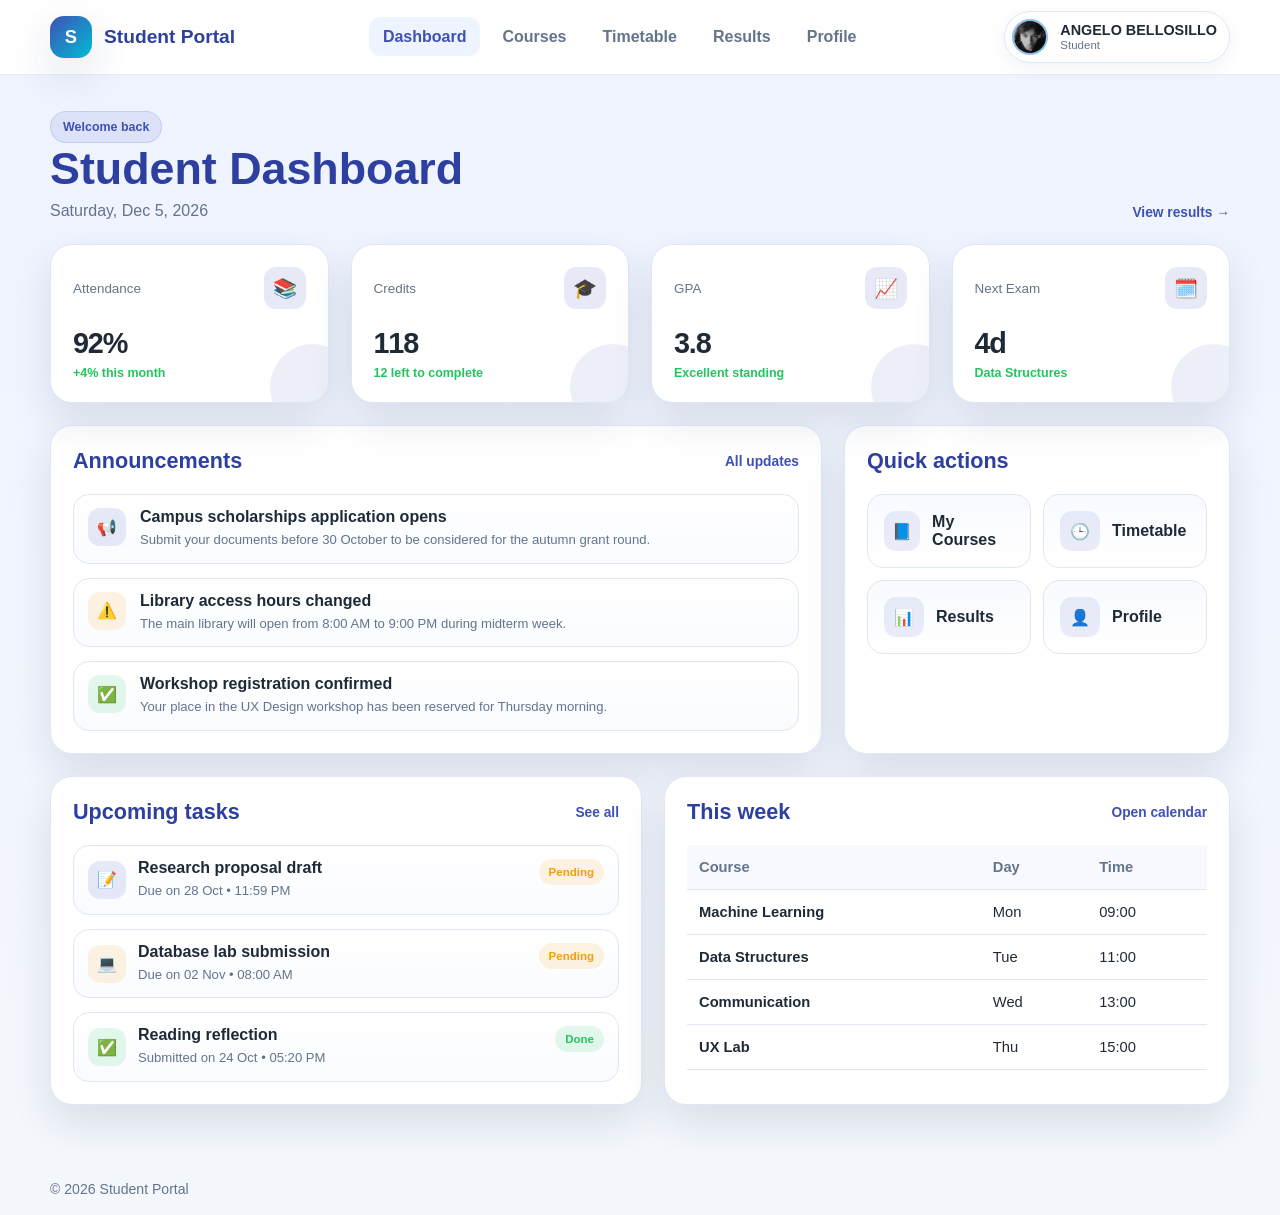
<file: index.html>
<!DOCTYPE html>
<html lang="en">
  <head>
    <meta charset="UTF-8" />
    <meta name="viewport" content="width=device-width, initial-scale=1.0" />
    <title>Student Portal | Dashboard</title>
    <link rel="stylesheet" href="style.css" />
  </head>
  <body>
    <header class="topbar">
      <div class="container navbar">
        <a href="index.html" class="brand" aria-label="Student Portal home">
          <span class="brand-mark">S</span>
          <span>Student Portal</span>
        </a>

        <button class="mobile-toggle" aria-label="Toggle navigation">☰</button>

        <nav aria-label="Main navigation">
          <ul class="nav-links">
            <li><a href="index.html" class="active">Dashboard</a></li>
            <li><a href="courses.html">Courses</a></li>
            <li><a href="timetable.html">Timetable</a></li>
            <li><a href="results.html">Results</a></li>
            <li><a href="profile.html">Profile</a></li>
          </ul>
        </nav>

        <div class="user-chip">
          <img class="avatar avatar-image" src="./Photo/image.jpg" alt="Student profile photo" />
          <div class="user-meta">
            <strong>ANGELO BELLOSILLO</strong>
            <span>Student</span>
          </div>
        </div>
      </div>
    </header>

    <main class="page-shell">
      <div class="container">
        <div class="page-header">
          <div>
            <span class="badge">Welcome back</span>
            <h1>Student Dashboard</h1>
            <p id="current-date">Loading date...</p>
          </div>
          <a href="results.html" class="link-btn">View results →</a>
        </div>

        <section class="grid grid-4">
          <article class="card stat-card">
            <div class="stat-label">
              <span>Attendance</span>
              <span class="stat-icon">📚</span>
            </div>
            <div class="stat-value">92%</div>
            <div class="stat-trend">+4% this month</div>
          </article>

          <article class="card stat-card">
            <div class="stat-label">
              <span>Credits</span>
              <span class="stat-icon">🎓</span>
            </div>
            <div class="stat-value">118</div>
            <div class="stat-trend">12 left to complete</div>
          </article>

          <article class="card stat-card">
            <div class="stat-label">
              <span>GPA</span>
              <span class="stat-icon">📈</span>
            </div>
            <div class="stat-value">3.8</div>
            <div class="stat-trend">Excellent standing</div>
          </article>

          <article class="card stat-card">
            <div class="stat-label">
              <span>Next Exam</span>
              <span class="stat-icon">🗓️</span>
            </div>
            <div class="stat-value">4d</div>
            <div class="stat-trend">Data Structures</div>
          </article>
        </section>

        <div class="overview-layout">
          <section class="card">
            <div class="panel-header">
              <h2 class="section-title">Announcements</h2>
              <a href="#" class="link-btn">All updates</a>
            </div>

            <div class="list">
              <article class="notice-item">
                <div class="notice-dot primary">📢</div>
                <div class="notice-content">
                  <h4>Campus scholarships application opens</h4>
                  <p>Submit your documents before 30 October to be considered for the autumn grant round.</p>
                </div>
              </article>

              <article class="notice-item">
                <div class="notice-dot warning">⚠️</div>
                <div class="notice-content">
                  <h4>Library access hours changed</h4>
                  <p>The main library will open from 8:00 AM to 9:00 PM during midterm week.</p>
                </div>
              </article>

              <article class="notice-item">
                <div class="notice-dot success">✅</div>
                <div class="notice-content">
                  <h4>Workshop registration confirmed</h4>
                  <p>Your place in the UX Design workshop has been reserved for Thursday morning.</p>
                </div>
              </article>
            </div>
          </section>

          <aside class="card">
            <div class="panel-header">
              <h2 class="section-title">Quick actions</h2>
            </div>
            <div class="quick-actions">
              <a href="courses.html" class="action-btn"><span class="icon">📘</span> My Courses</a>
              <a href="timetable.html" class="action-btn"><span class="icon">🕒</span> Timetable</a>
              <a href="results.html" class="action-btn"><span class="icon">📊</span> Results</a>
              <a href="profile.html" class="action-btn"><span class="icon">👤</span> Profile</a>
            </div>
          </aside>
        </div>

        <div class="overview-layout" style="margin-top: 22px;">
          <section class="card">
            <div class="panel-header">
              <h2 class="section-title">Upcoming tasks</h2>
              <a href="#" class="link-btn">See all</a>
            </div>

            <div class="list">
              <article class="task-item">
                <div class="task-detail">
                  <div class="notice-dot primary">📝</div>
                  <div>
                    <h4>Research proposal draft</h4>
                    <p>Due on 28 Oct • 11:59 PM</p>
                  </div>
                </div>
                <span class="status-pill pending">Pending</span>
              </article>

              <article class="task-item">
                <div class="task-detail">
                  <div class="notice-dot warning">💻</div>
                  <div>
                    <h4>Database lab submission</h4>
                    <p>Due on 02 Nov • 08:00 AM</p>
                  </div>
                </div>
                <span class="status-pill pending">Pending</span>
              </article>

              <article class="task-item">
                <div class="task-detail">
                  <div class="notice-dot success">✅</div>
                  <div>
                    <h4>Reading reflection</h4>
                    <p>Submitted on 24 Oct • 05:20 PM</p>
                  </div>
                </div>
                <span class="status-pill completed">Done</span>
              </article>
            </div>
          </section>

          <section class="card">
            <div class="panel-header">
              <h2 class="section-title">This week</h2>
              <a href="timetable.html" class="link-btn">Open calendar</a>
            </div>

            <div class="table-wrap">
              <table>
                <thead>
                  <tr>
                    <th>Course</th>
                    <th>Day</th>
                    <th>Time</th>
                  </tr>
                </thead>
                <tbody>
                  <tr>
                    <td><strong>Machine Learning</strong></td>
                    <td>Mon</td>
                    <td>09:00</td>
                  </tr>
                  <tr>
                    <td><strong>Data Structures</strong></td>
                    <td>Tue</td>
                    <td>11:00</td>
                  </tr>
                  <tr>
                    <td><strong>Communication</strong></td>
                    <td>Wed</td>
                    <td>13:00</td>
                  </tr>
                  <tr>
                    <td><strong>UX Lab</strong></td>
                    <td>Thu</td>
                    <td>15:00</td>
                  </tr>
                </tbody>
              </table>
            </div>
          </section>
        </div>
      </div>
    </main>

    <footer class="footer">
      <div class="container">© 2026 Student Portal</div>
    </footer>

    <script src="script.js"></script>
  </body>
</html>
</file>
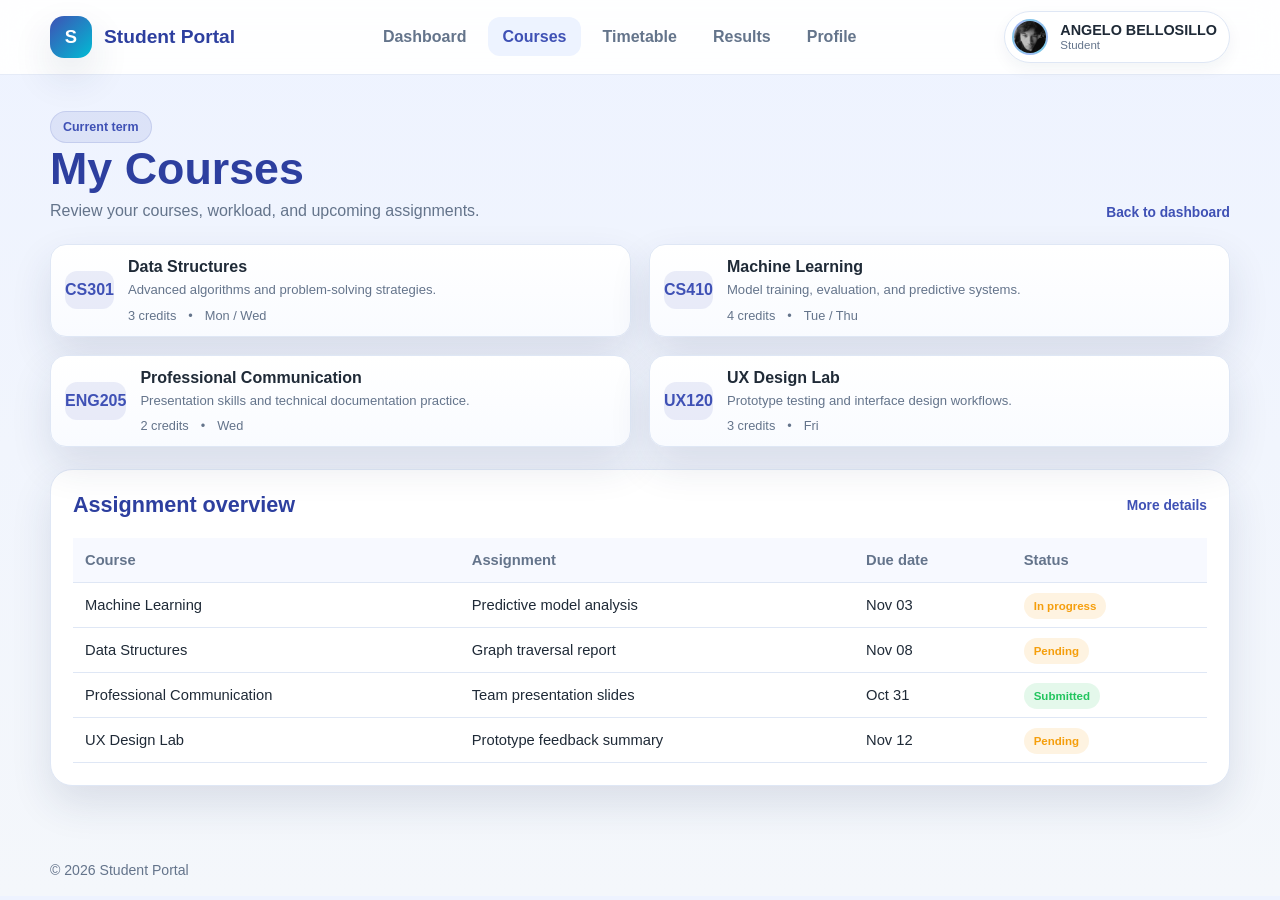
<file: courses.html>
<!DOCTYPE html>
<html lang="en">
  <head>
    <meta charset="UTF-8" />
    <meta name="viewport" content="width=device-width, initial-scale=1.0" />
    <title>Student Portal | Courses</title>
    <link rel="stylesheet" href="style.css" />
  </head>
  <body>
    <header class="topbar">
      <div class="container navbar">
        <a href="index.html" class="brand" aria-label="Student Portal home">
          <span class="brand-mark">S</span>
          <span>Student Portal</span>
        </a>

        <button class="mobile-toggle" aria-label="Toggle navigation">☰</button>

        <nav aria-label="Main navigation">
          <ul class="nav-links">
            <li><a href="index.html">Dashboard</a></li>
            <li><a href="courses.html" class="active">Courses</a></li>
            <li><a href="timetable.html">Timetable</a></li>
            <li><a href="results.html">Results</a></li>
            <li><a href="profile.html">Profile</a></li>
          </ul>
        </nav>

        <div class="user-chip">
          <img class="avatar avatar-image" src="./Photo/image.jpg" alt="Student profile photo" />
          <div class="user-meta">
            <strong>ANGELO BELLOSILLO</strong>
            <span>Student</span>
          </div>
        </div>
      </div>
    </header>

    <main class="page-shell">
      <div class="container">
        <div class="page-header">
          <div>
            <span class="badge">Current term</span>
            <h1>My Courses</h1>
            <p>Review your courses, workload, and upcoming assignments.</p>
          </div>
          <a href="index.html" class="link-btn">Back to dashboard</a>
        </div>

        <section class="course-grid">
          <article class="card course-item">
            <div class="type-pill">CS301</div>
            <div>
              <h4>Data Structures</h4>
              <p>Advanced algorithms and problem-solving strategies.</p>
              <div class="course-meta">
                <span>3 credits</span>
                <span>•</span>
                <span>Mon / Wed</span>
              </div>
            </div>
          </article>

          <article class="card course-item">
            <div class="type-pill">CS410</div>
            <div>
              <h4>Machine Learning</h4>
              <p>Model training, evaluation, and predictive systems.</p>
              <div class="course-meta">
                <span>4 credits</span>
                <span>•</span>
                <span>Tue / Thu</span>
              </div>
            </div>
          </article>

          <article class="card course-item">
            <div class="type-pill">ENG205</div>
            <div>
              <h4>Professional Communication</h4>
              <p>Presentation skills and technical documentation practice.</p>
              <div class="course-meta">
                <span>2 credits</span>
                <span>•</span>
                <span>Wed</span>
              </div>
            </div>
          </article>

          <article class="card course-item">
            <div class="type-pill">UX120</div>
            <div>
              <h4>UX Design Lab</h4>
              <p>Prototype testing and interface design workflows.</p>
              <div class="course-meta">
                <span>3 credits</span>
                <span>•</span>
                <span>Fri</span>
              </div>
            </div>
          </article>
        </section>

        <section class="card" style="margin-top: 22px;">
          <div class="panel-header">
            <h2 class="section-title">Assignment overview</h2>
            <a href="#" class="link-btn">More details</a>
          </div>

          <div class="table-wrap">
            <table>
              <thead>
                <tr>
                  <th>Course</th>
                  <th>Assignment</th>
                  <th>Due date</th>
                  <th>Status</th>
                </tr>
              </thead>
              <tbody>
                <tr>
                  <td>Machine Learning</td>
                  <td>Predictive model analysis</td>
                  <td>Nov 03</td>
                  <td><span class="status-pill pending">In progress</span></td>
                </tr>
                <tr>
                  <td>Data Structures</td>
                  <td>Graph traversal report</td>
                  <td>Nov 08</td>
                  <td><span class="status-pill pending">Pending</span></td>
                </tr>
                <tr>
                  <td>Professional Communication</td>
                  <td>Team presentation slides</td>
                  <td>Oct 31</td>
                  <td><span class="status-pill completed">Submitted</span></td>
                </tr>
                <tr>
                  <td>UX Design Lab</td>
                  <td>Prototype feedback summary</td>
                  <td>Nov 12</td>
                  <td><span class="status-pill pending">Pending</span></td>
                </tr>
              </tbody>
            </table>
          </div>
        </section>
      </div>
    </main>

    <footer class="footer">
      <div class="container">© 2026 Student Portal</div>
    </footer>

    <script src="script.js"></script>
  </body>
</html>
</file>
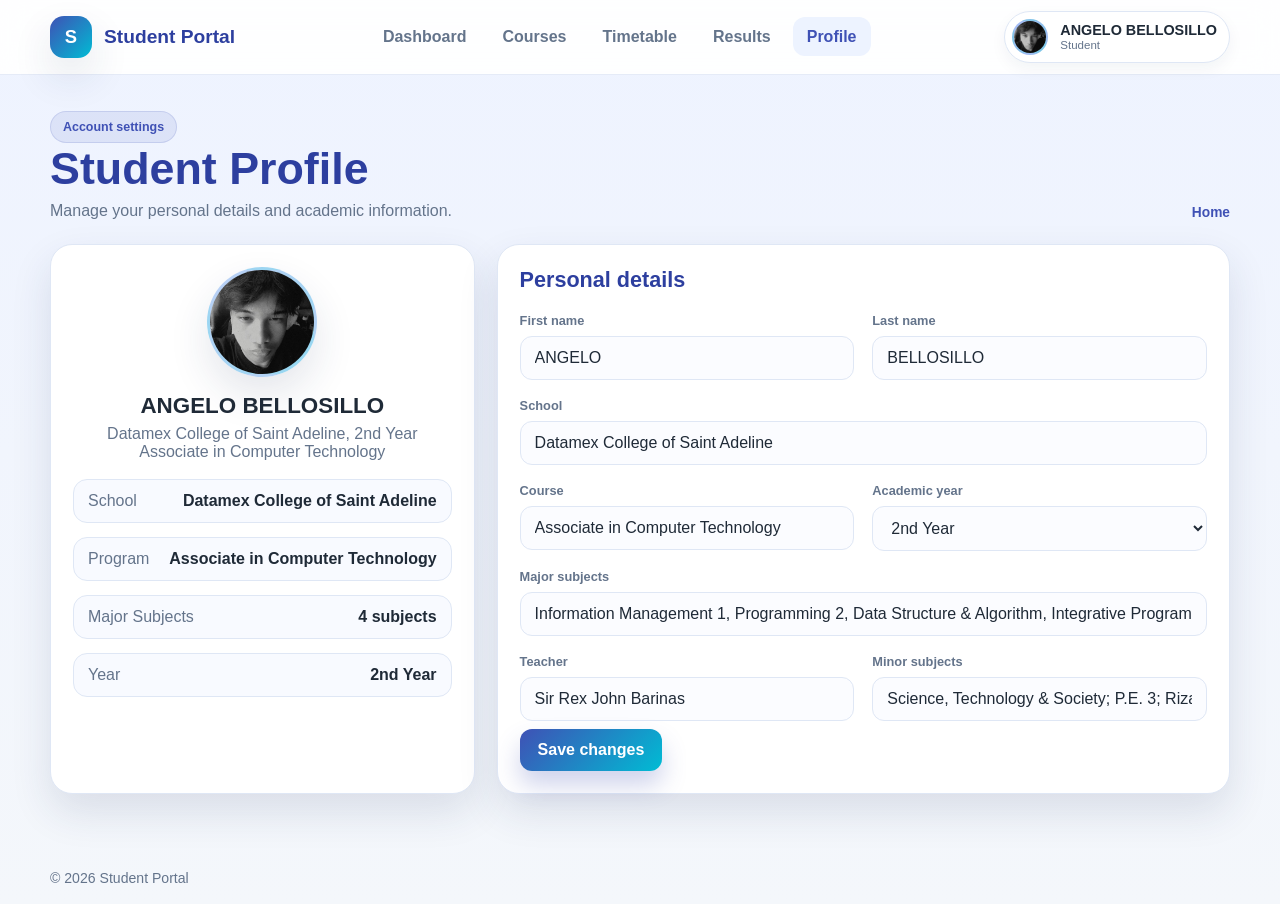
<file: profile.html>
<!DOCTYPE html>
<html lang="en">
  <head>
    <meta charset="UTF-8" />
    <meta name="viewport" content="width=device-width, initial-scale=1.0" />
    <title>Student Portal | Profile</title>
    <link rel="stylesheet" href="style.css" />
  </head>
  <body>
    <header class="topbar">
      <div class="container navbar">
        <a href="index.html" class="brand" aria-label="Student Portal home">
          <span class="brand-mark">S</span>
          <span>Student Portal</span>
        </a>

        <button class="mobile-toggle" aria-label="Toggle navigation">☰</button>

        <nav aria-label="Main navigation">
          <ul class="nav-links">
            <li><a href="index.html">Dashboard</a></li>
            <li><a href="courses.html">Courses</a></li>
            <li><a href="timetable.html">Timetable</a></li>
            <li><a href="results.html">Results</a></li>
            <li><a href="profile.html" class="active">Profile</a></li>
          </ul>
        </nav>

        <div class="user-chip">
          <img class="avatar avatar-image" src="./Photo/image.jpg" alt="Student profile photo" />
          <div class="user-meta">
            <strong>ANGELO BELLOSILLO</strong>
            <span>Student</span>
          </div>
        </div>
      </div>
    </header>

    <main class="page-shell">
      <div class="container">
        <div class="page-header">
          <div>
            <span class="badge">Account settings</span>
            <h1>Student Profile</h1>
            <p>Manage your personal details and academic information.</p>
          </div>
          <a href="index.html" class="link-btn">Home</a>
        </div>

        <section class="profile-grid">
          <aside class="card profile-card">
            <div class="profile-avatar">
              <img src="./Photo/image.jpg" alt="Profile photo" />
            </div>
            <h3>ANGELO BELLOSILLO</h3>
            <p>Datamex College of Saint Adeline, 2nd Year Associate in Computer Technology</p>

            <ul class="meta-list">
              <li><span>School</span><strong>Datamex College of Saint Adeline</strong></li>
              <li><span>Program</span><strong>Associate in Computer Technology</strong></li>
              <li><span>Major Subjects</span><strong>4 subjects</strong></li>
              <li><span>Year</span><strong>2nd Year</strong></li>
            </ul>
          </aside>

          <section class="card">
            <div class="panel-header">
              <h2 class="section-title">Personal details</h2>
            </div>

            <form id="profile-form">
              <div class="form-grid">
                <div class="field">
                  <label for="first-name">First name</label>
                  <input id="first-name" type="text" value="ANGELO" />
                </div>

                <div class="field">
                  <label for="last-name">Last name</label>
                  <input id="last-name" type="text" value="BELLOSILLO" />
                </div>

                <div class="field full-width">
                  <label for="email">School</label>
                  <input id="email" type="text" value="Datamex College of Saint Adeline" />
                </div>

                <div class="field">
                  <label for="phone">Course</label>
                  <input id="phone" type="text" value="Associate in Computer Technology" />
                </div>

                <div class="field">
                  <label for="year">Academic year</label>
                  <select id="year">
                    <option>1st Year</option>
                    <option selected>2nd Year</option>
                    <option>3rd Year</option>
                  </select>
                </div>

                <div class="field full-width">
                  <label for="address">Major subjects</label>
                  <input id="address" type="text" value="Information Management 1, Programming 2, Data Structure & Algorithm, Integrative Programming Technology" />
                </div>

                <div class="field">
                  <label for="major">Teacher</label>
                  <input id="major" type="text" value="Sir Rex John Barinas" />
                </div>

                <div class="field">
                  <label for="minor">Minor subjects</label>
                  <input id="minor" type="text" value="Science, Technology & Society; P.E. 3; Rizal, Life Works & Writing" />
                </div>
              </div>

              <button class="primary-btn" type="submit">Save changes</button>
            </form>
          </section>
        </section>
      </div>
    </main>

    <footer class="footer">
      <div class="container">© 2026 Student Portal</div>
    </footer>

    <script src="script.js"></script>
  </body>
</html>
</file>
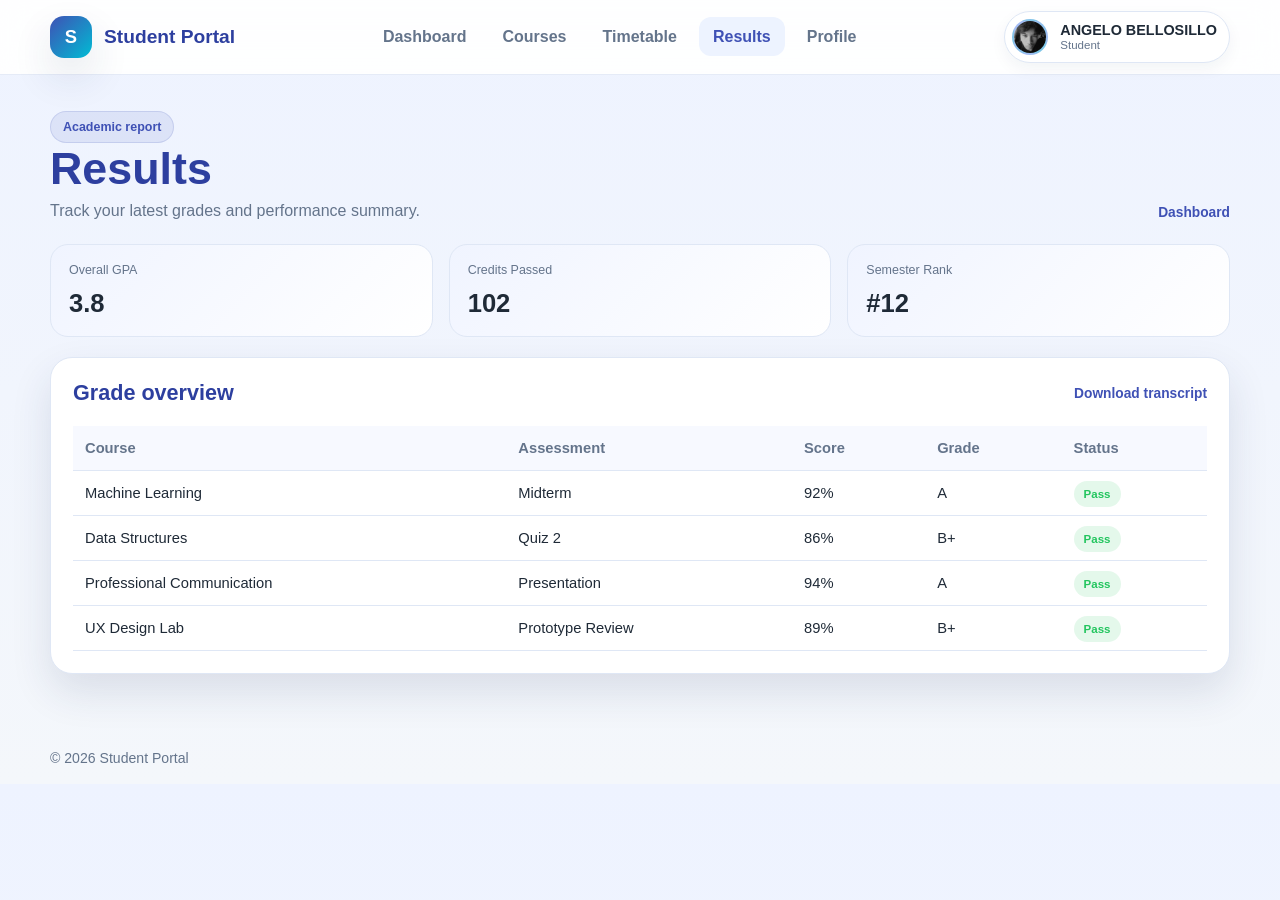
<file: results.html>
<!DOCTYPE html>
<html lang="en">
  <head>
    <meta charset="UTF-8" />
    <meta name="viewport" content="width=device-width, initial-scale=1.0" />
    <title>Student Portal | Results</title>
    <link rel="stylesheet" href="style.css" />
  </head>
  <body>
    <header class="topbar">
      <div class="container navbar">
        <a href="index.html" class="brand" aria-label="Student Portal home">
          <span class="brand-mark">S</span>
          <span>Student Portal</span>
        </a>

        <button class="mobile-toggle" aria-label="Toggle navigation">☰</button>

        <nav aria-label="Main navigation">
          <ul class="nav-links">
            <li><a href="index.html">Dashboard</a></li>
            <li><a href="courses.html">Courses</a></li>
            <li><a href="timetable.html">Timetable</a></li>
            <li><a href="results.html" class="active">Results</a></li>
            <li><a href="profile.html">Profile</a></li>
          </ul>
        </nav>

        <div class="user-chip">
          <img class="avatar avatar-image" src="./Photo/image.jpg" alt="Student profile photo" />
          <div class="user-meta">
            <strong>ANGELO BELLOSILLO</strong>
            <span>Student</span>
          </div>
        </div>
      </div>
    </header>

    <main class="page-shell">
      <div class="container">
        <div class="page-header">
          <div>
            <span class="badge">Academic report</span>
            <h1>Results</h1>
            <p>Track your latest grades and performance summary.</p>
          </div>
          <a href="index.html" class="link-btn">Dashboard</a>
        </div>

        <section class="marks-summary">
          <article class="score-card">
            <div class="tiny">Overall GPA</div>
            <strong>3.8</strong>
          </article>
          <article class="score-card">
            <div class="tiny">Credits Passed</div>
            <strong>102</strong>
          </article>
          <article class="score-card">
            <div class="tiny">Semester Rank</div>
            <strong>#12</strong>
          </article>
        </section>

        <section class="card">
          <div class="panel-header">
            <h2 class="section-title">Grade overview</h2>
            <a href="#" class="link-btn">Download transcript</a>
          </div>

          <div class="table-wrap">
            <table>
              <thead>
                <tr>
                  <th>Course</th>
                  <th>Assessment</th>
                  <th>Score</th>
                  <th>Grade</th>
                  <th>Status</th>
                </tr>
              </thead>
              <tbody>
                <tr>
                  <td>Machine Learning</td>
                  <td>Midterm</td>
                  <td>92%</td>
                  <td>A</td>
                  <td><span class="status-pill completed">Pass</span></td>
                </tr>
                <tr>
                  <td>Data Structures</td>
                  <td>Quiz 2</td>
                  <td>86%</td>
                  <td>B+</td>
                  <td><span class="status-pill completed">Pass</span></td>
                </tr>
                <tr>
                  <td>Professional Communication</td>
                  <td>Presentation</td>
                  <td>94%</td>
                  <td>A</td>
                  <td><span class="status-pill completed">Pass</span></td>
                </tr>
                <tr>
                  <td>UX Design Lab</td>
                  <td>Prototype Review</td>
                  <td>89%</td>
                  <td>B+</td>
                  <td><span class="status-pill completed">Pass</span></td>
                </tr>
              </tbody>
            </table>
          </div>
        </section>
      </div>
    </main>

    <footer class="footer">
      <div class="container">© 2026 Student Portal</div>
    </footer>

    <script src="script.js"></script>
  </body>
</html>
</file>
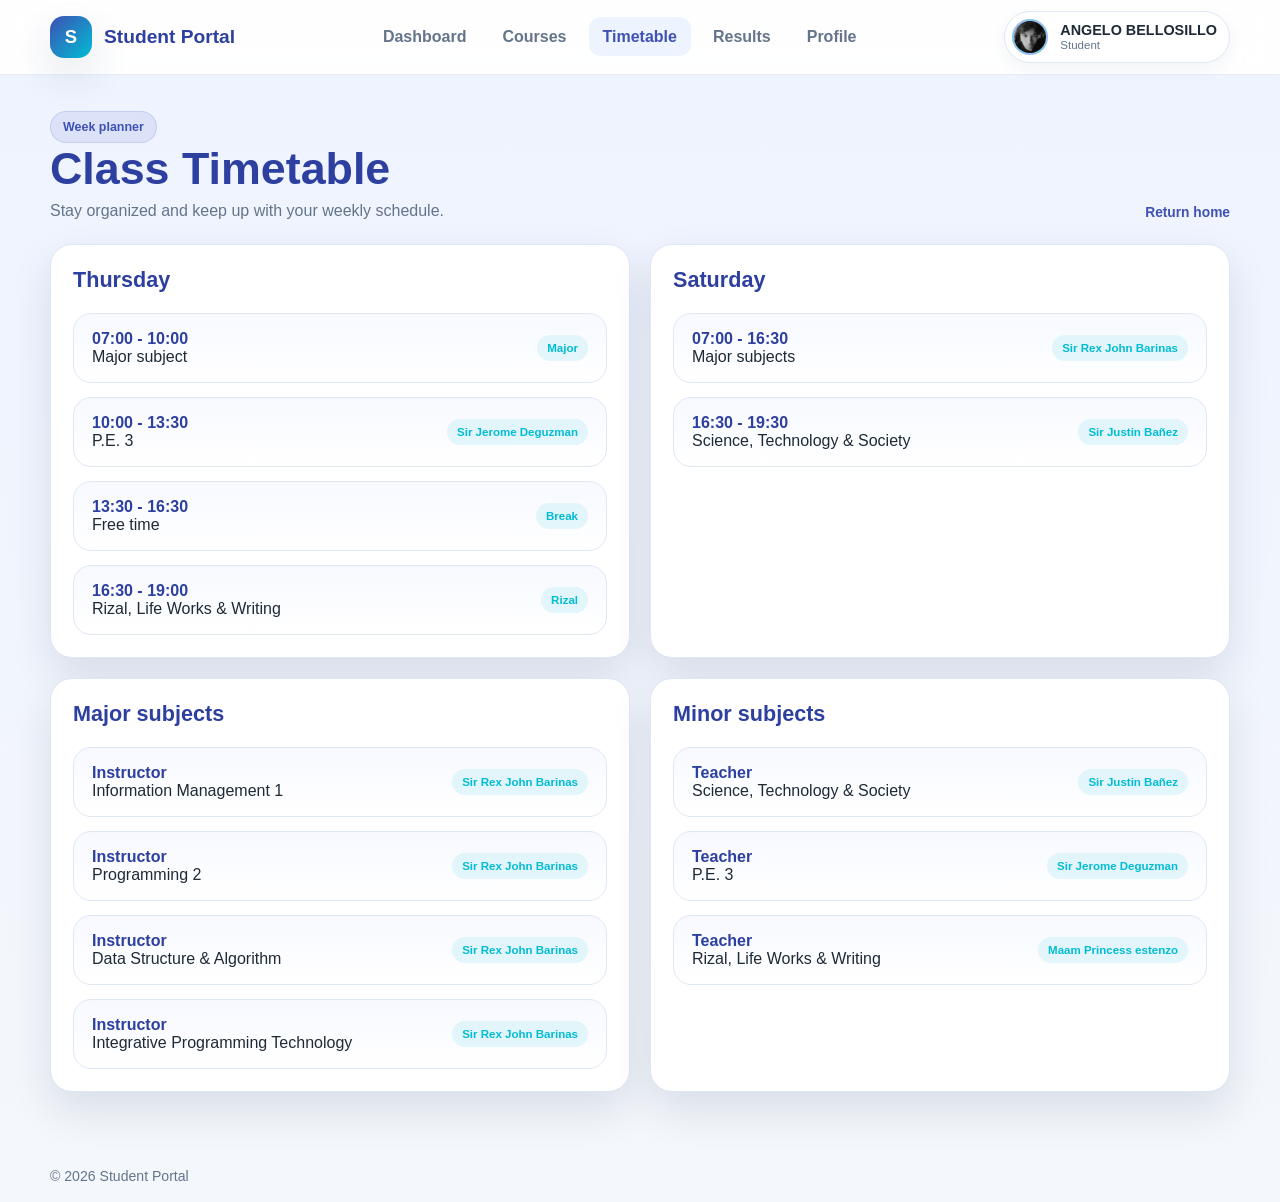
<file: timetable.html>
<!DOCTYPE html>
<html lang="en">
  <head>
    <meta charset="UTF-8" />
    <meta name="viewport" content="width=device-width, initial-scale=1.0" />
    <title>Student Portal | Timetable</title>
    <link rel="stylesheet" href="style.css" />
  </head>
  <body>
    <header class="topbar">
      <div class="container navbar">
        <a href="index.html" class="brand" aria-label="Student Portal home">
          <span class="brand-mark">S</span>
          <span>Student Portal</span>
        </a>

        <button class="mobile-toggle" aria-label="Toggle navigation">☰</button>

        <nav aria-label="Main navigation">
          <ul class="nav-links">
            <li><a href="index.html">Dashboard</a></li>
            <li><a href="courses.html">Courses</a></li>
            <li><a href="timetable.html" class="active">Timetable</a></li>
            <li><a href="results.html">Results</a></li>
            <li><a href="profile.html">Profile</a></li>
          </ul>
        </nav>

        <div class="user-chip">
          <img class="avatar avatar-image" src="./Photo/image.jpg" alt="Student profile photo" />
          <div class="user-meta">
            <strong>ANGELO BELLOSILLO</strong>
            <span>Student</span>
          </div>
        </div>
      </div>
    </header>

    <main class="page-shell">
      <div class="container">
        <div class="page-header">
          <div>
            <span class="badge">Week planner</span>
            <h1>Class Timetable</h1>
            <p>Stay organized and keep up with your weekly schedule.</p>
          </div>
          <a href="index.html" class="link-btn">Return home</a>
        </div>

        <section class="schedule-grid">
          <article class="card">
            <div class="panel-header">
              <h2 class="section-title">Thursday</h2>
            </div>
            <div class="list">
              <div class="time-block">
                <div>
                  <div class="time-label">07:00 - 10:00</div>
                  <p>Major subject</p>
                </div>
                <span class="room-tag">Major</span>
              </div>
              <div class="time-block">
                <div>
                  <div class="time-label">10:00 - 13:30</div>
                  <p>P.E. 3</p>
                </div>
                <span class="room-tag">Sir Jerome Deguzman</span>
              </div>
              <div class="time-block">
                <div>
                  <div class="time-label">13:30 - 16:30</div>
                  <p>Free time</p>
                </div>
                <span class="room-tag">Break</span>
              </div>
              <div class="time-block">
                <div>
                  <div class="time-label">16:30 - 19:00</div>
                  <p>Rizal, Life Works &amp; Writing</p>
                </div>
                <span class="room-tag">Rizal</span>
              </div>
            </div>
          </article>

          <article class="card">
            <div class="panel-header">
              <h2 class="section-title">Saturday</h2>
            </div>
            <div class="list">
              <div class="time-block">
                <div>
                  <div class="time-label">07:00 - 16:30</div>
                  <p>Major subjects</p>
                </div>
                <span class="room-tag">Sir Rex John Barinas</span>
              </div>
              <div class="time-block">
                <div>
                  <div class="time-label">16:30 - 19:30</div>
                  <p>Science, Technology &amp; Society</p>
                </div>
                <span class="room-tag">Sir Justin Bañez</span>
              </div>
            </div>
          </article>

          <article class="card">
            <div class="panel-header">
              <h2 class="section-title">Major subjects</h2>
            </div>
            <div class="list">
              <div class="time-block">
                <div>
                  <div class="time-label">Instructor</div>
                  <p>Information Management 1</p>
                </div>
                <span class="room-tag">Sir Rex John Barinas</span>
              </div>
              <div class="time-block">
                <div>
                  <div class="time-label">Instructor</div>
                  <p>Programming 2</p>
                </div>
                <span class="room-tag">Sir Rex John Barinas</span>
              </div>
              <div class="time-block">
                <div>
                  <div class="time-label">Instructor</div>
                  <p>Data Structure &amp; Algorithm</p>
                </div>
                <span class="room-tag">Sir Rex John Barinas</span>
              </div>
              <div class="time-block">
                <div>
                  <div class="time-label">Instructor</div>
                  <p>Integrative Programming Technology</p>
                </div>
                <span class="room-tag">Sir Rex John Barinas</span>
              </div>
            </div>
          </article>

          <article class="card">
            <div class="panel-header">
              <h2 class="section-title">Minor subjects</h2>
            </div>
            <div class="list">
              <div class="time-block">
                <div>
                  <div class="time-label">Teacher</div>
                  <p>Science, Technology &amp; Society</p>
                </div>
                <span class="room-tag">Sir Justin Bañez</span>
              </div>
              <div class="time-block">
                <div>
                  <div class="time-label">Teacher</div>
                  <p>P.E. 3</p>
                </div>
                <span class="room-tag">Sir Jerome Deguzman</span>
              </div>
              <div class="time-block">
                <div>
                  <div class="time-label">Teacher</div>
                  <p>Rizal, Life Works &amp; Writing</p>
                </div>
                <span class="room-tag">Maam Princess estenzo</span>
              </div>
            </div>
          </article>
        </section>
      </div>
    </main>

    <footer class="footer">
      <div class="container">© 2026 Student Portal</div>
    </footer>

    <script src="script.js"></script>
  </body>
</html>
</file>
<file: style.css>
:root {
  --primary: #3f51b5;
  --primary-dark: #2d3f9f;
  --secondary: #00bcd4;
  --accent: #ffb703;
  --bg: #f4f7fb;
  --surface: #ffffff;
  --surface-alt: #edf3ff;
  --text: #1f2a37;
  --muted: #64748b;
  --border: #dfe7f5;
  --success: #22c55e;
  --warning: #f59e0b;
  --danger: #ef4444;
  --shadow: 0 18px 40px rgba(29, 52, 90, 0.12);
}

* {
  box-sizing: border-box;
  margin: 0;
  padding: 0;
}

html {
  scroll-behavior: smooth;
}

body {
  font-family: "Segoe UI", Tahoma, Geneva, Verdana, sans-serif;
  background: linear-gradient(180deg, #eef3ff 0%, var(--bg) 100%);
  color: var(--text);
}

a {
  text-decoration: none;
  color: inherit;
}

button,
input,
select {
  font: inherit;
}

.container {
  width: min(1180px, calc(100% - 32px));
  margin: 0 auto;
}

.topbar {
  position: sticky;
  top: 0;
  z-index: 20;
  background: rgba(255, 255, 255, 0.92);
  backdrop-filter: blur(14px);
  border-bottom: 1px solid rgba(223, 231, 245, 0.8);
}

.navbar {
  display: flex;
  align-items: center;
  justify-content: space-between;
  min-height: 74px;
  gap: 24px;
}

.brand {
  display: flex;
  align-items: center;
  gap: 12px;
  font-weight: 800;
  font-size: 1.2rem;
  color: var(--primary-dark);
}

.brand-mark {
  width: 42px;
  height: 42px;
  display: grid;
  place-items: center;
  border-radius: 14px;
  background: linear-gradient(135deg, var(--primary), var(--secondary));
  color: white;
  font-size: 1.15rem;
  box-shadow: var(--shadow);
}

.nav-links {
  display: flex;
  align-items: center;
  gap: 8px;
  list-style: none;
}

.nav-links a {
  padding: 11px 14px;
  border-radius: 12px;
  color: var(--muted);
  font-weight: 600;
  transition: 0.2s ease;
}

.nav-links a:hover,
.nav-links a.active {
  background: var(--surface-alt);
  color: var(--primary);
}

.user-chip {
  display: flex;
  align-items: center;
  gap: 12px;
  background: var(--surface);
  border: 1px solid var(--border);
  border-radius: 999px;
  padding: 7px 12px 7px 7px;
  box-shadow: 0 6px 16px rgba(24, 39, 75, 0.05);
}

.avatar {
  width: 36px;
  height: 36px;
  border-radius: 50%;
  background: linear-gradient(135deg, #b9c8ff, #7fd7eb);
  display: grid;
  place-items: center;
  font-weight: 700;
  color: var(--primary-dark);
  object-fit: cover;
}

.avatar-image {
  border: 2px solid rgba(63, 81, 181, 0.12);
}

.user-meta {
  display: flex;
  flex-direction: column;
  line-height: 1.15;
}

.user-meta strong {
  font-size: 0.9rem;
}

.user-meta span {
  font-size: 0.72rem;
  color: var(--muted);
}

.mobile-toggle {
  display: none;
  border: none;
  background: var(--surface-alt);
  padding: 10px 12px;
  border-radius: 10px;
  cursor: pointer;
  color: var(--primary-dark);
}

.page-shell {
  padding: 36px 0 48px;
}

.page-header {
  display: flex;
  align-items: end;
  justify-content: space-between;
  gap: 16px;
  margin-bottom: 24px;
}

.page-header h1 {
  font-size: clamp(2rem, 4vw, 2.8rem);
  color: var(--primary-dark);
}

.page-header p {
  color: var(--muted);
  margin-top: 8px;
}

.badge {
  display: inline-flex;
  align-items: center;
  background: rgba(63, 81, 181, 0.1);
  color: var(--primary);
  border: 1px solid rgba(63, 81, 181, 0.15);
  border-radius: 999px;
  padding: 8px 12px;
  font-weight: 700;
  font-size: 0.78rem;
}

.grid {
  display: grid;
  gap: 22px;
}

.grid-3 {
  grid-template-columns: repeat(3, minmax(0, 1fr));
}

.grid-4 {
  grid-template-columns: repeat(4, minmax(0, 1fr));
}

.card {
  background: var(--surface);
  border: 1px solid var(--border);
  border-radius: 22px;
  box-shadow: var(--shadow);
  padding: 22px;
}

.stat-card {
  position: relative;
  overflow: hidden;
}

.stat-card::after {
  content: "";
  position: absolute;
  inset: auto -28px -28px auto;
  width: 86px;
  height: 86px;
  border-radius: 50%;
  background: rgba(63, 81, 181, 0.09);
}

.stat-label {
  display: flex;
  align-items: center;
  justify-content: space-between;
  color: var(--muted);
  font-size: 0.84rem;
  margin-bottom: 18px;
}

.stat-icon {
  width: 42px;
  height: 42px;
  display: grid;
  place-items: center;
  border-radius: 12px;
  background: rgba(63, 81, 181, 0.12);
  color: var(--primary);
  font-size: 1.2rem;
}

.stat-value {
  font-size: clamp(1.8rem, 2vw, 2.5rem);
  font-weight: 800;
  letter-spacing: -0.04em;
  margin-bottom: 6px;
}

.stat-trend {
  color: var(--success);
  font-weight: 700;
  font-size: 0.78rem;
}

.panel-header {
  display: flex;
  align-items: center;
  justify-content: space-between;
  margin-bottom: 20px;
}

.section-title {
  font-size: 1.35rem;
  font-weight: 800;
  color: var(--primary-dark);
}

.link-btn {
  color: var(--primary);
  font-weight: 700;
  font-size: 0.86rem;
}

.list {
  display: grid;
  gap: 14px;
}

.notice-item,
.task-item,
.course-item {
  display: flex;
  align-items: flex-start;
  gap: 14px;
  padding: 13px 14px;
  border: 1px solid var(--border);
  border-radius: 16px;
  background: linear-gradient(180deg, #fff, #f9fbff);
}

.notice-dot,
.type-pill {
  min-width: 38px;
  height: 38px;
  border-radius: 12px;
  display: grid;
  place-items: center;
  font-size: 1rem;
  font-weight: 700;
}

.notice-dot.primary { background: rgba(63, 81, 181, 0.12); color: var(--primary); }
.notice-dot.warning { background: rgba(245, 158, 11, 0.12); color: var(--warning); }
.notice-dot.success { background: rgba(34, 197, 94, 0.12); color: var(--success); }

.notice-content h4,
.task-item h4,
.course-item h4 {
  font-size: 1rem;
  margin-bottom: 4px;
}

.notice-content p,
.task-item p,
.course-item p {
  font-size: 0.82rem;
  color: var(--muted);
  line-height: 1.5;
}

.task-item {
  justify-content: space-between;
}

.task-detail {
  display: flex;
  align-items: center;
  gap: 12px;
}

.task-tag,
.status-pill {
  border-radius: 999px;
  padding: 7px 10px;
  font-size: 0.72rem;
  font-weight: 700;
}

.status-pill.pending { background: rgba(245, 158, 11, 0.12); color: var(--warning); }
.status-pill.completed { background: rgba(34, 197, 94, 0.12); color: var(--success); }

.quick-actions {
  display: grid;
  grid-template-columns: repeat(2, minmax(0, 1fr));
  gap: 12px;
}

.action-btn {
  display: flex;
  align-items: center;
  gap: 12px;
  padding: 16px;
  border-radius: 16px;
  border: 1px solid var(--border);
  background: linear-gradient(180deg, #f8faff, #fff);
  color: var(--text);
  font-weight: 700;
}

.action-btn .icon {
  width: 40px;
  height: 40px;
  border-radius: 12px;
  background: rgba(63, 81, 181, 0.1);
  display: grid;
  place-items: center;
  color: var(--primary);
}

.overview-layout {
  display: grid;
  grid-template-columns: 2fr 1fr;
  gap: 22px;
  margin-top: 22px;
}

.table-wrap {
  overflow-x: auto;
}

table {
  width: 100%;
  border-collapse: collapse;
  min-width: 520px;
}

th, td {
  padding: 14px 12px;
  border-bottom: 1px solid var(--border);
  text-align: left;
  font-size: 0.92rem;
}

th {
  color: var(--muted);
  font-weight: 700;
  background: #f7f9ff;
}

td strong {
  color: var(--text);
}

.course-grid {
  display: grid;
  grid-template-columns: repeat(2, minmax(0, 1fr));
  gap: 18px;
}

.course-item {
  align-items: center;
}

.type-pill {
  color: var(--primary);
  background: rgba(63, 81, 181, 0.1);
}

.course-meta {
  display: flex;
  align-items: center;
  gap: 12px;
  color: var(--muted);
  margin-top: 8px;
  font-size: 0.8rem;
}

.schedule-grid {
  display: grid;
  grid-template-columns: 1fr 1fr;
  gap: 20px;
}

.time-block {
  display: flex;
  align-items: center;
  justify-content: space-between;
  gap: 14px;
  padding: 16px 18px;
  background: linear-gradient(180deg, #f7f9ff, #fff);
  border: 1px solid var(--border);
  border-radius: 18px;
}

.time-label {
  font-weight: 800;
  color: var(--primary-dark);
}

.room-tag {
  background: rgba(0, 188, 212, 0.1);
  color: var(--secondary);
  border-radius: 999px;
  padding: 7px 10px;
  font-weight: 700;
  font-size: 0.72rem;
}

.marks-summary {
  display: grid;
  grid-template-columns: repeat(3, minmax(0, 1fr));
  gap: 16px;
  margin-bottom: 20px;
}

.score-card {
  background: linear-gradient(135deg, #f0f4ff, #fff);
  border: 1px solid var(--border);
  border-radius: 18px;
  padding: 18px;
}

.score-card .tiny {
  color: var(--muted);
  font-size: 0.78rem;
  margin-bottom: 12px;
}

.score-card strong {
  font-size: clamp(1.5rem, 2vw, 2rem);
}

.profile-grid {
  display: grid;
  grid-template-columns: 1.1fr 1.9fr;
  gap: 22px;
}

.profile-card {
  text-align: center;
}

.profile-avatar {
  width: 110px;
  height: 110px;
  margin: 0 auto 16px;
  border-radius: 50%;
  background: linear-gradient(135deg, #cfe0ff, #9eeaf8);
  display: grid;
  place-items: center;
  overflow: hidden;
  box-shadow: var(--shadow);
  border: 3px solid rgba(63, 81, 181, 0.12);
}

.profile-avatar img {
  width: 100%;
  height: 100%;
  object-fit: cover;
  display: block;
}

.profile-card h3 {
  font-size: 1.4rem;
  margin-bottom: 6px;
}

.profile-card p {
  color: var(--muted);
}

.meta-list {
  list-style: none;
  display: grid;
  gap: 14px;
  margin-top: 18px;
}

.meta-list li {
  display: flex;
  align-items: center;
  justify-content: space-between;
  gap: 16px;
  padding: 12px 14px;
  border-radius: 14px;
  background: #f8faff;
  border: 1px solid var(--border);
}

.meta-list span {
  color: var(--muted);
}

.form-grid {
  display: grid;
  grid-template-columns: repeat(2, minmax(0, 1fr));
  gap: 18px;
}

.field {
  display: flex;
  flex-direction: column;
  gap: 8px;
}

.field label {
  font-size: 0.8rem;
  font-weight: 700;
  color: var(--muted);
}

.field input,
.field select {
  border: 1px solid var(--border);
  background: #fbfcff;
  border-radius: 12px;
  padding: 12px 14px;
  color: var(--text);
}

.full-width {
  grid-column: 1 / -1;
}

.primary-btn {
  margin-top: 8px;
  border: none;
  padding: 12px 18px;
  border-radius: 12px;
  background: linear-gradient(135deg, var(--primary), var(--secondary));
  color: white;
  font-weight: 700;
  cursor: pointer;
  box-shadow: 0 14px 25px rgba(63, 81, 181, 0.25);
}

.footer {
  padding: 28px 0 18px;
  color: var(--muted);
  font-size: 0.88rem;
}

@media (max-width: 980px) {
  .overview-layout,
  .profile-grid,
  .schedule-grid,
  .grid-3,
  .grid-4,
  .course-grid,
  .marks-summary {
    grid-template-columns: 1fr 1fr;
  }

  .nav-links {
    display: none;
    position: absolute;
    top: 72px;
    left: 16px;
    right: 16px;
    background: rgba(255, 255, 255, 0.98);
    border: 1px solid var(--border);
    border-radius: 18px;
    padding: 14px;
    flex-direction: column;
    align-items: stretch;
    box-shadow: var(--shadow);
  }

  .nav-links.open {
    display: flex;
  }

  .mobile-toggle {
    display: inline-flex;
    align-items: center;
    justify-content: center;
  }
}

@media (max-width: 720px) {
  .navbar {
    flex-wrap: wrap;
  }

  .user-chip {
    display: none;
  }

  .overview-layout,
  .profile-grid,
  .schedule-grid,
  .grid-3,
  .grid-4,
  .course-grid,
  .marks-summary,
  .form-grid {
    grid-template-columns: 1fr;
  }

  .page-header {
    align-items: start;
    flex-direction: column;
  }

  .quick-actions {
    grid-template-columns: 1fr;
  }
}
</file>
